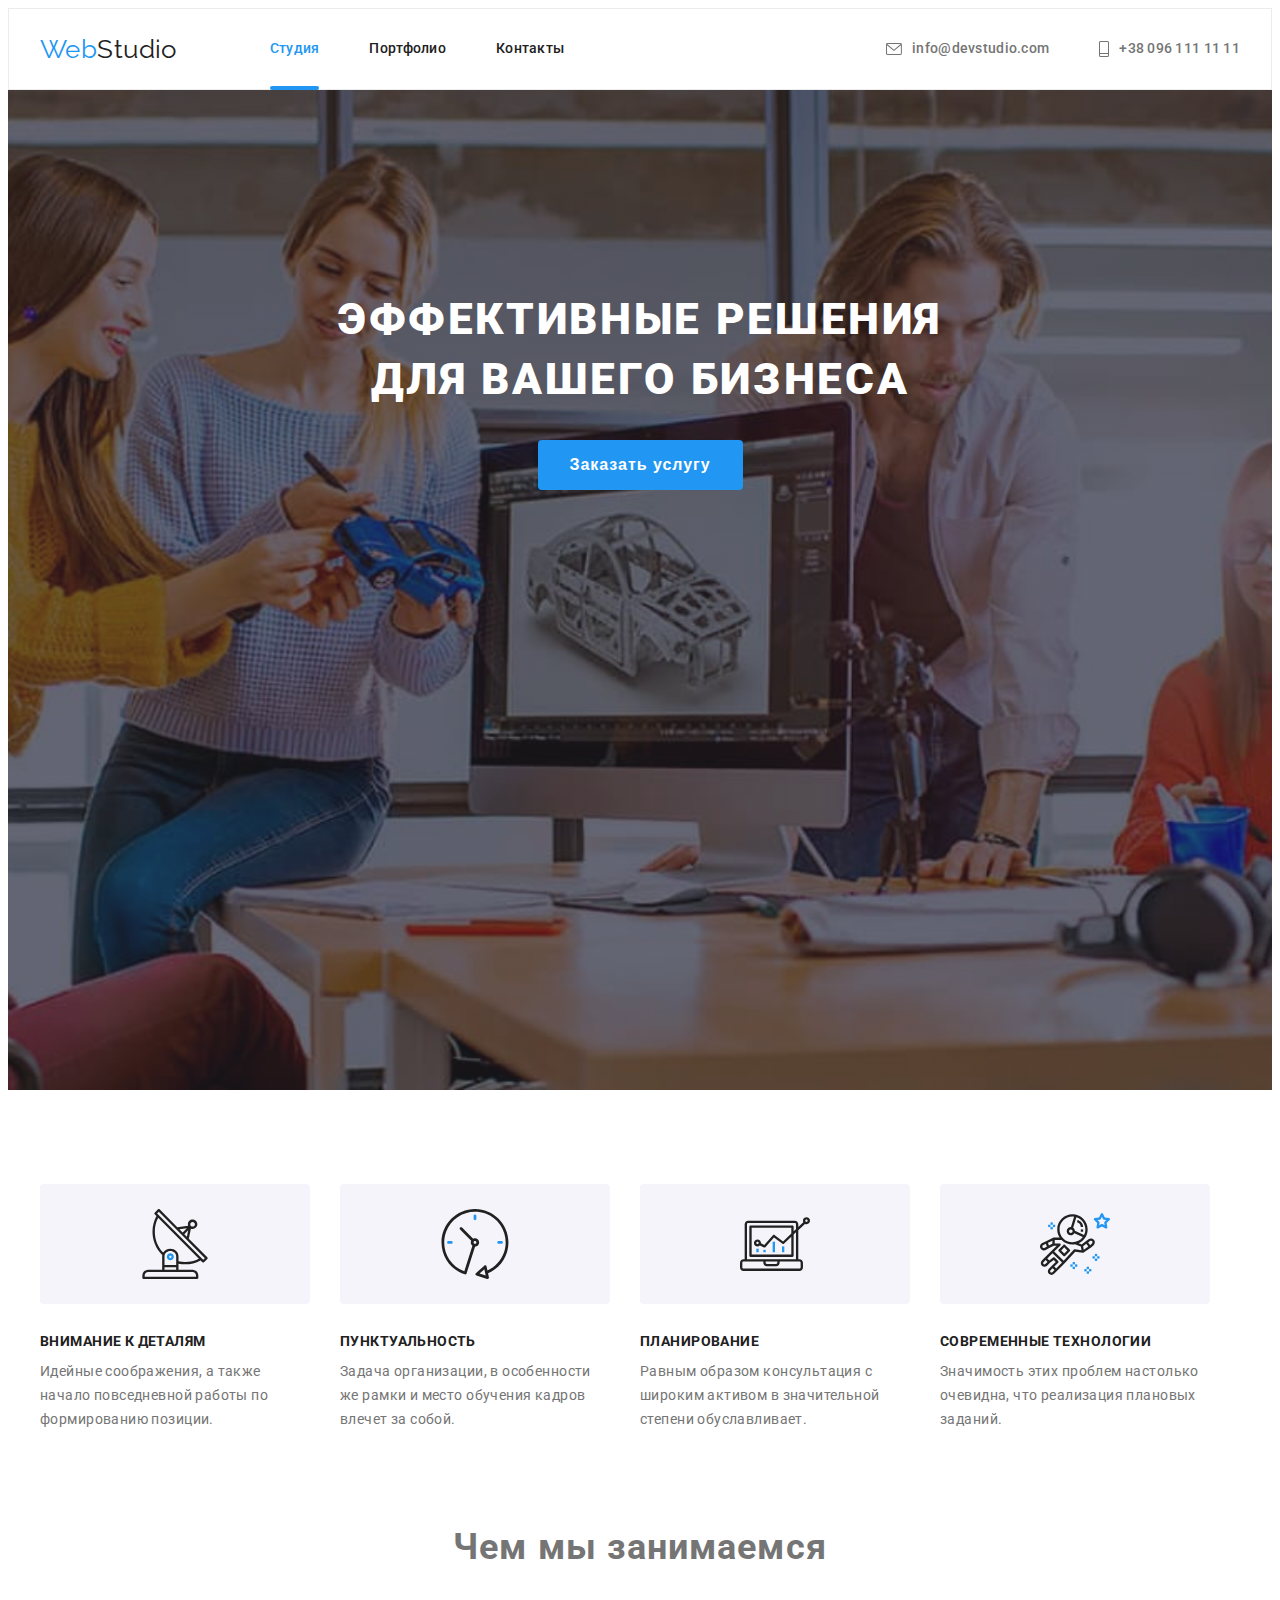
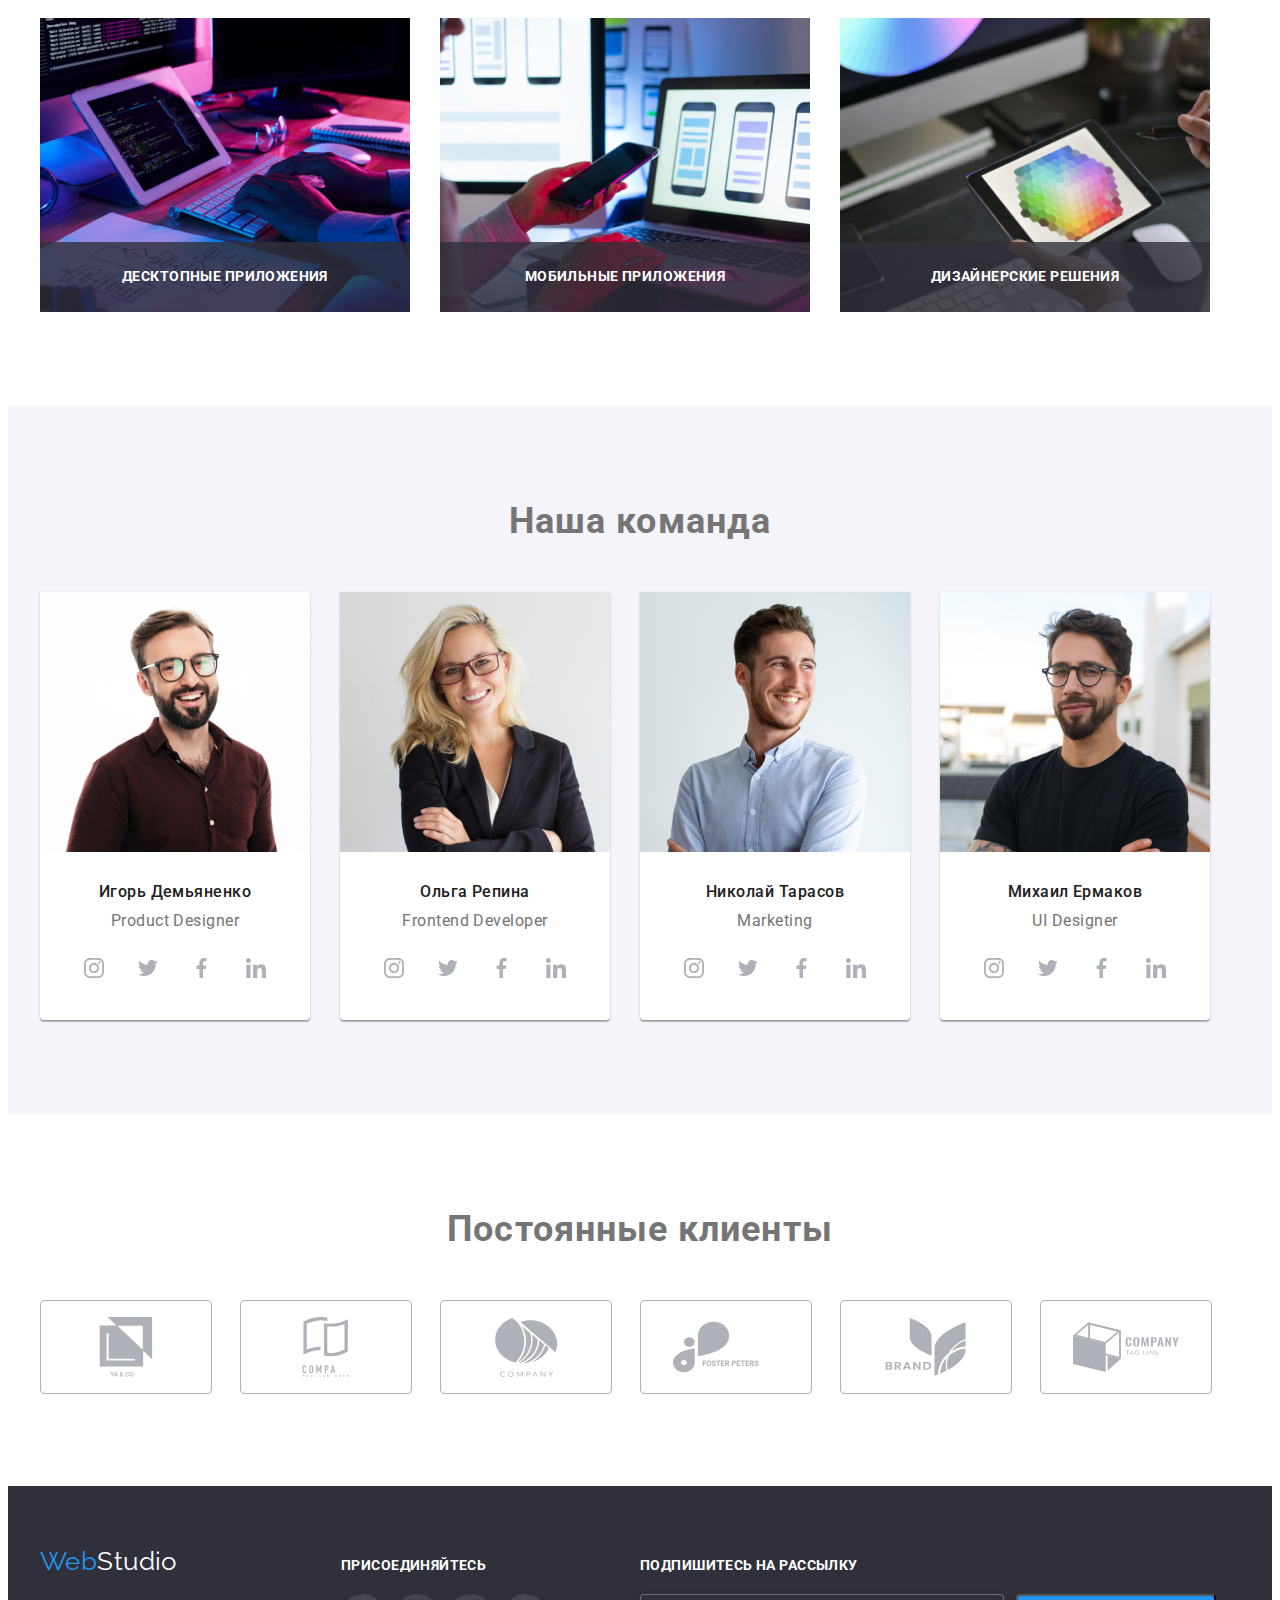
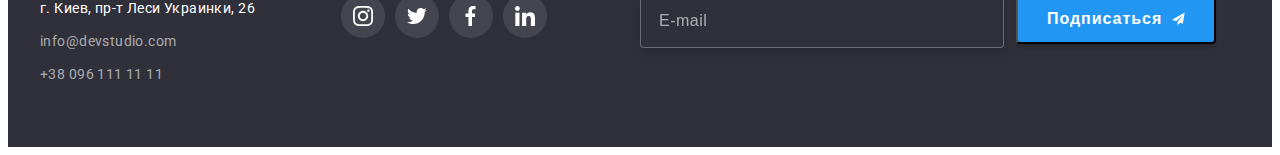
<file: index.html>
<!DOCTYPE html>
<html lang="ru">

<head>
    <meta charset="UTF-8" />
    <meta name="viewport" content="width=device-width, initial-scale=1.0" />
    <title>Studio</title>
    <link rel="stylesheet" href="https://cdnjs.cloudflare.com/ajax/libs/modern-normalize/1.1.0/modern-normalize.min.css"
        integrity="sha512-wpPYUAdjBVSE4KJnH1VR1HeZfpl1ub8YT/NKx4PuQ5NmX2tKuGu6U/JRp5y+Y8XG2tV+wKQpNHVUX03MfMFn9Q=="
        crossorigin="anonymous" referrerpolicy="no-referrer" />
    <link href="https://fonts.googleapis.com/css2?family=Raleway:wght@700&family=Roboto:wght@400;500;700;900&display=swap"
        rel="stylesheet">
    <link rel="stylesheet" href="./css/main.min.css"/>
</head>

<body>
    <!-- Шапка сайта -->
    <header class="header">
        <div class="container header__container">
            <nav class="nav">
                <a href="./index.html" class="logo"><span class="logo__web">Web</span>Studio</a>
                <ul class="site-nav">
                    <li class="site-nav__item"><a href="./index.html" class="site-nav__link site-nav__link--current">Студия</a></li>
                    <li class="site-nav__item"><a href="./portfolio.html" class="site-nav__link">Портфолио</a></li>
                    <li class="site-nav__item"><a href="" class="site-nav__link">Контакты</a></li>
                </ul>
            </nav>
            <ul class="contacts-nav">
                <li class="contacts-nav__item"><a href="mailto:info@devstudio.com" class="contacts-nav__link">
                        <svg class="contacts-nav__icon" width="16" height="12">
                            <use href="./img/symbol-defs.svg#icon-mail"></use>
                        </svg>info@devstudio.com</a></li>
                <li class="contacts-nav__item"><a href="tel:+380961111111" class="contacts-nav__link">
                        <svg class="contacts-nav__icon" width="10" height="16">
                            <use href="./img/symbol-defs.svg#icon-tel"></use>
                        </svg>+38 096 111 11 11</a></li>
            </ul>
        </div>
    </header>
            <main>
                <!-- Герой -->
                <section class="hero">
                    <div class="container">
                        <h1 class="hero__title">Эффективные решения для вашего бизнеса</h1>
                        <button type="button" class="hero__button" data-modal-open>Заказать услугу</button>
                        <div class="backdrop is-hidden" data-modal>
                            <div class="modal">                                
                                    <button class="modal__button-close" data-modal-close><svg class="modal__icon" width="11" height="11">
                                            <use href="./img/symbol-defs.svg#icon-Vector"></use>
                                        </svg></button>                                
                                <form action="#" class="form">
                                    <p class="form__title">Оставьте свои данные, мы вам перезвоним</p>
                                        <label class="form__field">
                                            <span class="form__name">Имя</span>                                            
                                            <input class="form__input" type="text" name="name"/>
                                            <svg class="form__icon" width="18" height="18">
                                                <use href="./img/symbol-defs.svg#icon-person-black"></use>
                                            </svg>
                                        </label>                                  
                                        <label class="form__field">
                                            <span class="form__name">Телефон</span>
                                            <input class="form__input" type="tel" name="tel" />
                                            <svg class="form__icon" width="18" height="18">
                                                <use href="./img/symbol-defs.svg#icon-blacktel"></use>
                                            </svg>
                                        </label>                                                                       
                                        <label class="form__field">
                                            <span class="form__name">Почта</span>                                            
                                            <input class="form__input" type="email" name="email" />
                                            <svg class="form__icon" width="18" height="18">
                                                <use href="./img/symbol-defs.svg#icon-blackmail"></use>
                                            </svg>
                                        </label>                                
                                        <label class="form__comment">
                                            <span class="form__name">Комментарий</span>
                                            <textarea class="form__textarea" name="comment" placeholder="Введите текст"></textarea>
                                        </label>                                   
                                        <label class="form__check">
                                            <input class="form__checkbox" type="checkbox" name="policy" />
                                            <span class="form__icon-check"></span>
                                            <span>Соглашаюсь с рассылкой и принимаю <a href="" class="form__contract">Условия договора</a></span>
                                        </label>
                                                                
                                    <button type="submit" class="form__button">Отправить</button>
                                </form>                           
                            </div>
                        </div>
                        </div>
                    </div>
                </section>
                <!-- Преимущества -->
                <section class="section">
                    <div class="container">
                        <h2 class="visually-hidden">Преимущества</h2>
                        <ul class="advantages">
                            <li class= "advantages__item">
                                <div class="advantages__box">
                                    <svg class="advantages__icon">
                                        <use href="./img/symbol-defs.svg#icon-antenna"></use>
                                    </svg>
                                </div>
                                <h3 class="advantages__title">Внимание к деталям</h3>
                                <p>
                                    Идейные соображения, а также начало повседневной работы по формированию позиции.
                                </p>
                            </li>
                            <li class= "advantages__item">
                                <div class="advantages__box">
                                    <svg class="advantages__icon">
                                        <use href="./img/symbol-defs.svg#icon-clock"></use>
                                    </svg>
                                </div>
                                <h3 class="advantages__title">Пунктуальность</h3>
                                <p>
                                    Задача организации, в особенности же рамки и место обучения кадров влечет за собой.
                                </p>
                            </li>
                            <li class= "advantages__item">
                                <div class="advantages__box">
                                    <svg class="advantages__icon">
                                        <use href="./img/symbol-defs.svg#icon-diagram"></use>
                                    </svg>
                                </div>
                                <h3 class="advantages__title">Планирование</h3>
                                <p>
                                    Равным образом консультация с широким активом в значительной степени обуславливает.
                                </p>
                            </li>
                            <li class= "advantages__item">
                                <div class="advantages__box">
                                    <svg class="advantages__icon">
                                        <use href="./img/symbol-defs.svg#icon-astronaut"></use>
                                    </svg>
                                </div>
                                <h3 class="advantages__title">Современные технологии</h3>
                                <p>
                                    Значимость этих проблем настолько очевидна, что реализация плановых заданий.
                                </p>
                            </li>
                        </ul>
                    </div>
                </section>
                <!-- Примеры работ -->
                <section class="section section--no-padding-top">
                    <div class="container">
                        <h2 class="section__title">Чем мы занимаемся</h2>
                        <ul class="work">
                            <li class="work__item">
                                <img src="./img/img.jpg" alt="Компьютер" width="370" />
                                <div class="work__box">
                                    <p class="work__text">Десктопные приложения</p>
                                </div>
                            </li>
                            <li class="work__item">
                                <img src="./img/img(1).jpg" alt="Телефон" width="370" />
                                <div class="work__box">
                                    <p class="work__text">Мобильные приложения</p>
                                </div>
                            </li>
                            <li class="work__item">
                                <img src="./img/img(2).jpg" alt="Планшет" width="370" />
                                <div class="work__box">
                                    <p class="work__text">Дизайнерские решения</p>
                                </div>
                            </li>
                        </ul>
                    </div>
                </section>
                <!-- Наша команда -->
                <section class="section team__section">
                    <div class="container">
                        <h2 class="section__title">Наша команда</h2>
                        <ul class="team">
                            <li class="team__item">
                                <img src="./img/img(3).jpg" alt="Игорь Демьяненко" width="270" />
                                <div class="team__box">
                                    <h3 class="team__title">Игорь Демьяненко</h3>
                                    <p class="team__text">Product Designer</p>
                                    <ul class="team-icons">
                                        <li class="team-icons__item">
                                            <a href="" class="team-icons__link"><svg class="team-icons__svg" width="20" height="20">
                                                <use href="./img/symbol-defs.svg#icon-instagram"></use>
                                            </svg></a>
                                        </li>
                                        <li class="team-icons__item">
                                            <a href="" class="team-icons__link"><svg class="team-icons__svg" width="20" height="20">
                                                    <use href="./img/symbol-defs.svg#icon-twitter"></use>
                                                </svg></a>
                                        </li>
                                        <li class="team-icons__item">
                                            <a href="" class="team-icons__link"><svg class="team-icons__svg" width="20" height="20">
                                                    <use href="./img/symbol-defs.svg#icon-facebook"></use>
                                                </svg></a>
                                        </li>
                                        <li class="team-icons__item">
                                            <a href="" class="team-icons__link"><svg class="team-icons__svg" width="20" height="20">
                                                    <use href="./img/symbol-defs.svg#icon-linkedin"></use>
                                                </svg></a>
                                        </li>
                                    </ul>
                                </div>
                            </li>
                            <li class="team__item">
                                <img src="./img/img(4).jpg" alt="Ольга Репина" width="270" />
                                <div class="team__box">
                                    <h3 class="team__title">Ольга Репина</h3>
                                    <p class="team__text">Frontend Developer</p>
                                    <ul class="team-icons">
                                        <li class="team-icons__item">
                                            <a href="" class="team-icons__link"><svg class="team-icons__svg" width="20" height="20">
                                                    <use href="./img/symbol-defs.svg#icon-instagram"></use>
                                                </svg></a>
                                        </li>
                                        <li class="team-icons__item">
                                            <a href="" class="team-icons__link"><svg class="team-icons__svg" width="20" height="20">
                                                    <use href="./img/symbol-defs.svg#icon-twitter"></use>
                                                </svg></a>
                                        </li>
                                        <li class="team-icons__item">
                                            <a href="" class="team-icons__link"><svg class="team-icons__svg" width="20" height="20">
                                                    <use href="./img/symbol-defs.svg#icon-facebook"></use>
                                                </svg></a>
                                        </li>
                                        <li class="team-icons__item">
                                            <a href="" class="team-icons__link"><svg class="team-icons__svg" width="20" height="20">
                                                    <use href="./img/symbol-defs.svg#icon-linkedin"></use>
                                                </svg></a>
                                        </li>
                                    </ul>
                                </div>
                            </li>
                            <li class="team__item">
                                <img src="./img/img(5).jpg" alt="Николай Тарасов" width="270" />
                                <div class="team__box">
                                    <h3 class="team__title">Николай Тарасов</h3>
                                    <p class="team__text">Marketing</p>
                                    <ul class="team-icons">
                                        <li class="team-icons__item">
                                            <a href="" class="team-icons__link"><svg class="team-icons__svg" width="20" height="20">
                                                    <use href="./img/symbol-defs.svg#icon-instagram"></use>
                                                </svg></a>
                                        </li>
                                        <li class="team-icons__item">
                                            <a href="" class="team-icons__link"><svg class="team-icons__svg" width="20" height="20">
                                                    <use href="./img/symbol-defs.svg#icon-twitter"></use>
                                                </svg></a>
                                        </li>
                                        <li class="team-icons__item">
                                            <a href="" class="team-icons__link"><svg class="team-icons__svg" width="20" height="20">
                                                    <use href="./img/symbol-defs.svg#icon-facebook"></use>
                                                </svg></a>
                                        </li>
                                        <li class="team-icons__item">
                                            <a href="" class="team-icons__link"><svg class="team-icons__svg" width="20" height="20">
                                                    <use href="./img/symbol-defs.svg#icon-linkedin"></use>
                                                </svg></a>
                                        </li>
                                    </ul>
                                </div>
                            </li>
                            <li class="team__item">
                                <img src="./img/img(6).jpg" alt="Михаил Ермаков" width="270" />
                                <div class="team__box">
                                    <h3 class="team__title">Михаил Ермаков</h3>
                                    <p class="team__text">UI Designer</p>
                                    <ul class="team-icons">
                                        <li class="team-icons__item">
                                            <a href="" class="team-icons__link"><svg class="team-icons__svg" width="20" height="20">
                                                    <use href="./img/symbol-defs.svg#icon-instagram"></use>
                                                </svg></a>
                                        </li>
                                        <li class="team-icons__item">
                                            <a href="" class="team-icons__link"><svg class="team-icons__svg" width="20" height="20">
                                                    <use href="./img/symbol-defs.svg#icon-twitter"></use>
                                                </svg></a>
                                        </li>
                                        <li class="team-icons__item">
                                            <a href="" class="team-icons__link"><svg class="team-icons__svg" width="20" height="20">
                                                    <use href="./img/symbol-defs.svg#icon-facebook"></use>
                                                </svg></a>
                                        </li>
                                        <li class="team-icons__item">
                                            <a href="" class="team-icons__link"><svg class="team-icons__svg" width="20" height="20">
                                                    <use href="./img/symbol-defs.svg#icon-linkedin"></use>
                                                </svg></a>
                                        </li>
                                    </ul>
                                </div>
                            </li>
                        </ul>
                    </div>
                </section>
                <!--Постоянные клиенты-->
                <section class="section">
                    <div class="container">
                        <h2 class="section__title">Постоянные клиенты</h2>
                        <ul class="clients">
                            <li class="clients__item">
                                <a href="" class="clients__link"><svg class="clients__icon" width="106" height="60">
                                        <use href="./img/symbol-defs.svg#icon-company1"></use>
                                    </svg></a>
                            </li>
                            <li class="clients__item">
                                <a href="" class="clients__link"><svg class="clients__icon" width="106" height="60">
                                        <use href="./img/symbol-defs.svg#icon-company2"></use>
                                    </svg></a>
                            </li>
                            <li class="clients__item">
                                <a href="" class="clients__link"><svg class="clients__icon" width="106" height="60">
                                        <use href="./img/symbol-defs.svg#icon-company3"></use>
                                    </svg></a>
                            </li>
                            <li class="clients__item">
                                <a href="" class="clients__link"><svg class="clients__icon" width="106" height="60">
                                        <use href="./img/symbol-defs.svg#icon-company4"></use>
                                    </svg></a>
                            </li>
                            <li class="clients__item">
                                <a href="" class="clients__link"><svg class="clients__icon" width="106" height="60">
                                        <use href="./img/symbol-defs.svg#icon-company5"></use>
                                    </svg></a>
                            </li>
                            <li class="clients__item">
                                <a href="" class="clients__link"><svg class="clients__icon" width="106" height="60">
                                        <use href="./img/symbol-defs.svg#icon-company6"></use>
                                    </svg></a>
                            </li>
                        </ul>
                    </div>
                </section>
            </main>
            <!-- Футер -->
            <footer>
                <div class="container footer__container">
                    <div class="address">
                        <a href="./index.html" class="logo__footer"><span class="logo__web">Web</span>Studio</a>
                        <address>
                            <ul>
                                <li><a href="https://goo.gl/maps/Y731SHwb4K6uivzs8" target="_blank" rel="noreferrer noopener"
                                        class="address__map">г. Киев, пр-т Леси Украинки, 26</a></li>
                                <li class="address__item"><a href="mailto:info@devstudio.com"
                                        class="address__link">info@devstudio.com</a>
                                </li>
                                <li class="address__item"><a href="tel:+380961111111" class="address__link">+38 096 111 11 11</a>
                                </li>
                            </ul>
                        </address>
                    </div>
                    <div>
                        <h3 class="footer__title">Присоединяйтесь</h3>
                        <ul class="join__set">
                            <li class="join__item">
                                <a href="" class="join__link"><svg class="join__svg" width="20" height="20">
                                        <use href="./img/symbol-defs.svg#icon-instagram"></use>
                                    </svg></a>
                            </li>
                            <li class="join__item">
                                <a href="" class="join__link"><svg class="join__svg" width="20" height="20">
                                        <use href="./img/symbol-defs.svg#icon-twitter"></use>
                                    </svg></a>
                            </li>
                            <li class="join__item">
                                <a href="" class="join__link"><svg class="join__svg" width="20" height="20">
                                        <use href="./img/symbol-defs.svg#icon-facebook"></use>
                                    </svg></a>
                            </li>
                            <li class="join__item">
                                <a href="" class="join__link"><svg class="join__svg" width="20" height="20">
                                        <use href="./img/symbol-defs.svg#icon-linkedin"></use>
                                    </svg></a>
                            </li>
                        </ul>
                    </div>
                    <div class="subscription">
                        <h3 class="footer__title">Подпишитесь на рассылку</h3>
                        <form class="subscription__form">
                            <label>
                                <input type="email" name="email" placeholder="E-mail" />
                            </label>
                            <button type="submit" class="subscription__button">Подписаться <svg class="subscription__svg" width="24"
                                    height="24">
                                    <use href="./img/symbol-defs.svg#icon-send"></use>
                                </svg></button>
                        </form>
                    </div>
                </div>
            </footer>
    <script src="./js/modal.js"></script>
</body>
</html>
</file>
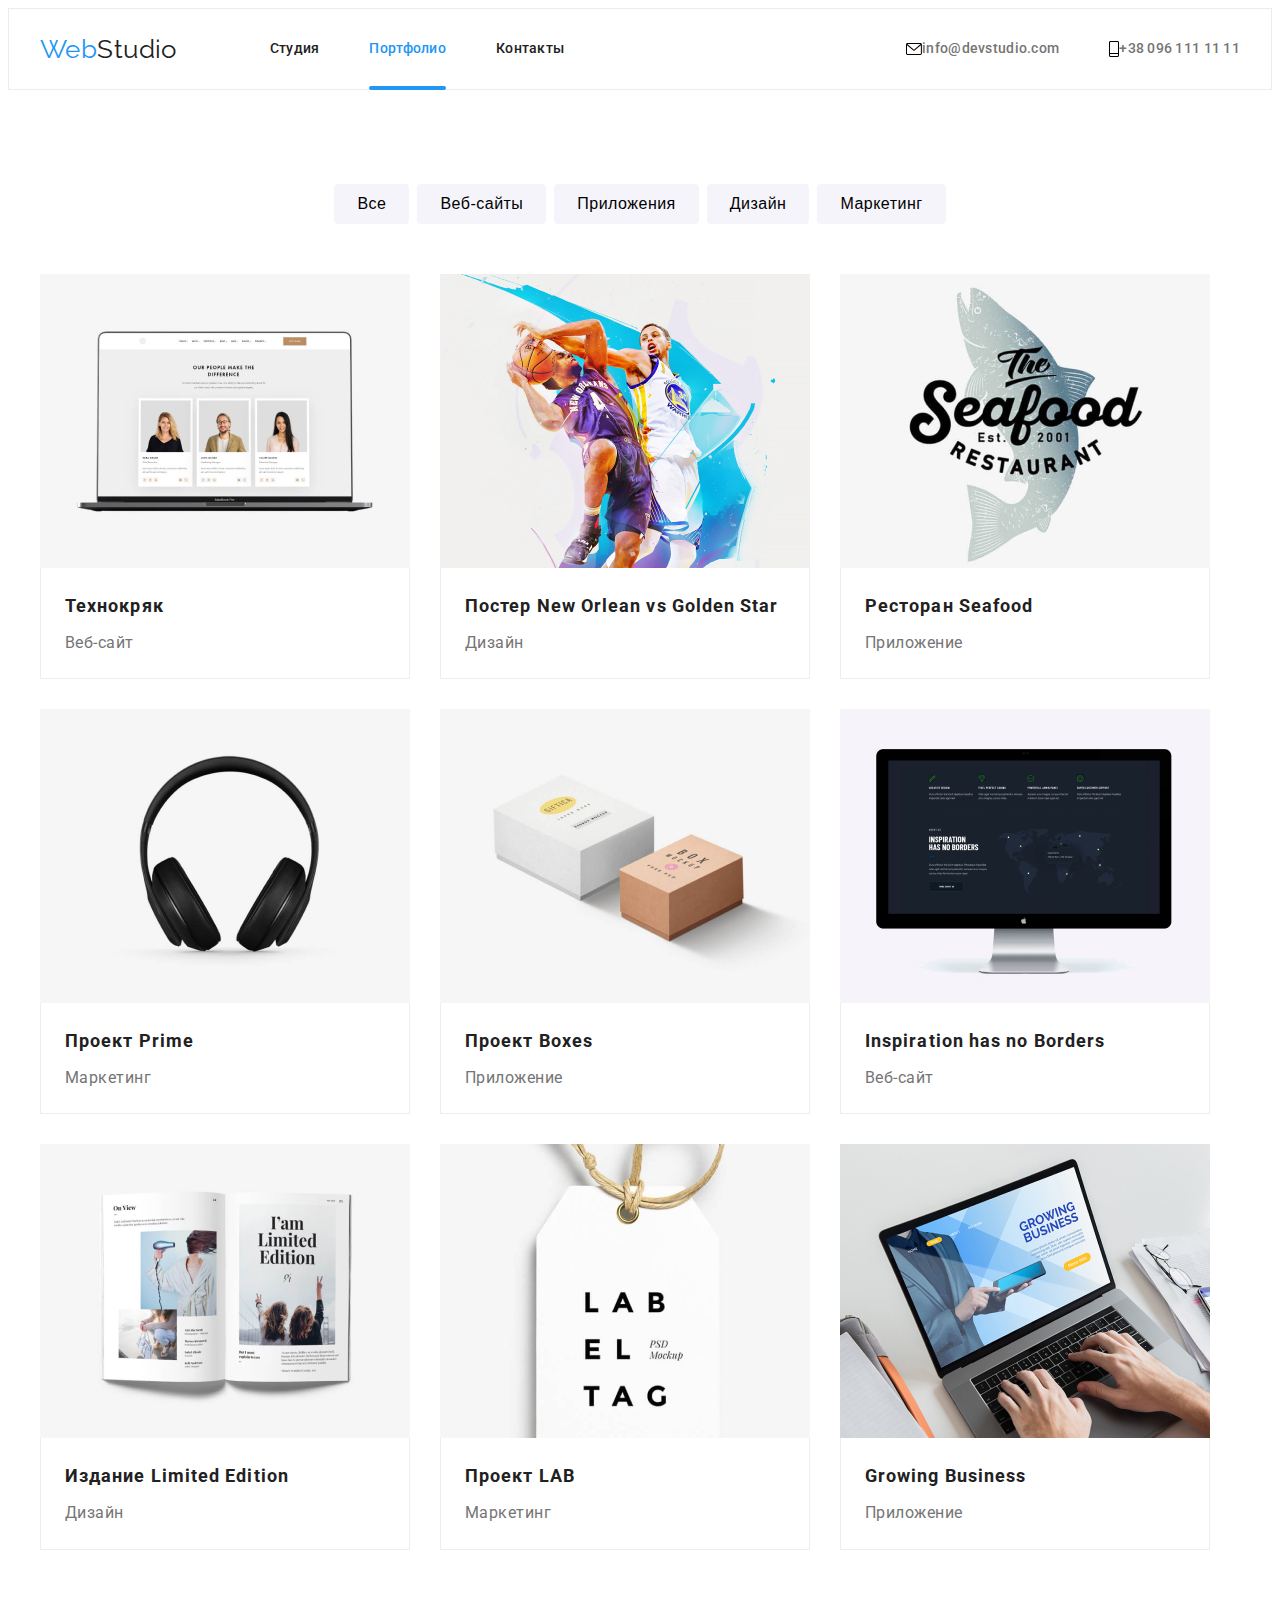
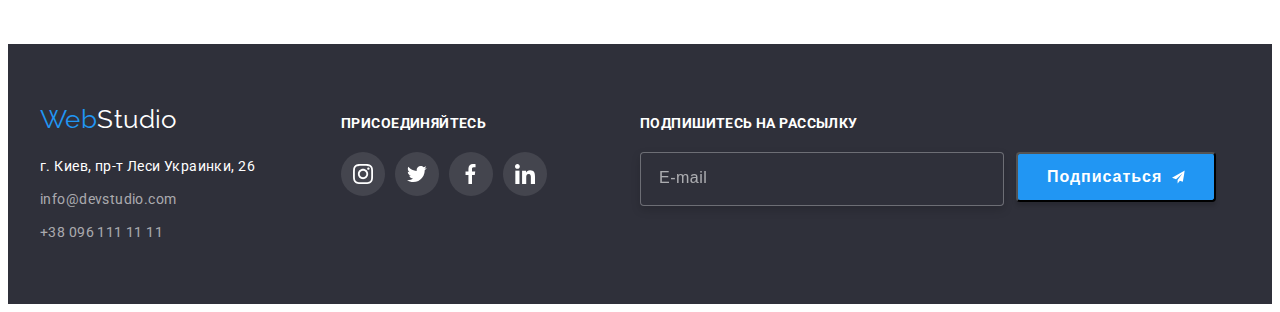
<file: portfolio.html>
<!DOCTYPE html>
<html lang="ru">

<head>
    <meta charset="UTF-8" />
    <meta name="viewport" content="width=device-width, initial-scale=1.0" />
    <title>Studio</title>
    <link rel="stylesheet" href="https://cdnjs.cloudflare.com/ajax/libs/modern-normalize/1.1.0/modern-normalize.min.css"
        integrity="sha512-wpPYUAdjBVSE4KJnH1VR1HeZfpl1ub8YT/NKx4PuQ5NmX2tKuGu6U/JRp5y+Y8XG2tV+wKQpNHVUX03MfMFn9Q=="
        crossorigin="anonymous" referrerpolicy="no-referrer" />
    <link href="https://fonts.googleapis.com/css2?family=Raleway:wght@700&family=Roboto:wght@400;500;700;900&display=swap"
        rel="stylesheet">
            <link rel="stylesheet" href="./css/main.min.css" />
</head>

<body>
    <!-- Шапка сайта -->
    <header class="header">
        <div class="container header__container">
            <nav class="nav">
                <a href="./index.html" class="logo"><span class="logo__web">Web</span>Studio</a>
                <ul class="site-nav">
                    <li class="site-nav__item"><a href="./index.html" class="site-nav__link">Студия</a></li>
                    <li class="site-nav__item"><a href="./portfolio.html" class="site-nav__link site-nav__link--current">Портфолио</a></li>
                    <li class="site-nav__item"><a href="" class="site-nav__link">Контакты</a></li>
                </ul>
            </nav>
            <ul class="contacts-nav">
                <li class="contacts-nav__item"><a href="mailto:info@devstudio.com" class="contacts-nav__link">
                        <svg class="icon-mail" width="16" height="12">
                            <use href="./img/symbol-defs.svg#icon-mail"></use>
                        </svg>info@devstudio.com</a></li>
                <li class="contacts-nav__item"><a href="tel:+380961111111" class="contacts-nav__link">
                        <svg class="icon-tel" width="10" height="16">
                            <use href="./img/symbol-defs.svg#icon-tel"></use>
                        </svg>+38 096 111 11 11</a></li>
            </ul>
        </div>
    </header>
    <main>
        <!-- Услуги -->
        <section class="section">
            <div class="container">
                <h1 class="visually-hidden">Услуги</h1>
                <ul class="services">
                    <li class="services__item"><button type="button" class="services__button">Все</button></li>
                    <li class="services__item"><button type="button" class="services__button">Веб-сайты</button></li>
                    <li class="services__item"><button type="button" class="services__button">Приложения</button></li>
                    <li class="services__item"><button type="button" class="services__button">Дизайн</button></li>
                    <li class="services__item"><button type="button" class="services__button">Маркетинг</button></li>
                </ul>
                <!-- Проэкты -->
                <ul class="projects">
                    <li class="projects__item">
                        <a href="" class="projects__link">
                            <div class="project__overlay">
                                <img src="./img/Tehno.jpg" alt="Технокряк" width="370" />
                                <div class="projects__actions">
                                    <p class="project__text">Технокряк это современная площадка распространения коронавируса. Компании используют эту
                                        платформу для цифрового
                                        шпионажа и атак на защищённые сервера конкурентов.</p>
                                </div>
                            </div>
                            <div class="projects__title">
                                <h2 class="projects__name">Технокряк</h2>
                                <p class="projects__service">Веб-сайт</p>
                            </div>
                        </a>
                    </li>
                    <li class="projects__item">
                        <a href="" class="projects__link">
                            <div class="project__overlay">
                                <img src="./img/New-Orlean.jpg" alt="Постер New Orlean vs Golden Star" width="370" />
                                <div class="projects__actions">
                                    <p class="project__text">Технокряк это современная площадка распространения коронавируса. Компании используют эту
                                        платформу для цифрового
                                        шпионажа и атак на защищённые сервера конкурентов.</p>
                                </div>
                            </div>
                            <div class="projects__title">
                                <h2 class="projects__name">Постер New Orlean vs Golden Star</h2>
                                <p class="projects__service">Дизайн</p>
                            </div>
                        </a>
                    </li>
                    <li class="projects__item">
                        <a href="" class="projects__link">
                            <div class="project__overlay">
                                <img src="./img/Seafood.jpg" alt="Ресторан Seafood" width="370" />
                                <div class="projects__actions">
                                    <p class="project__text">Технокряк это современная площадка распространения коронавируса. Компании используют эту
                                        платформу для цифрового
                                        шпионажа и атак на защищённые сервера конкурентов.</p>
                                </div>
                            </div>
                            <div class="projects__title">
                                <h2 class="projects__name">Ресторан Seafood</h2>
                                <p class="projects__service">Приложение</p>
                            </div>
                        </a>
                    </li>
                    <li class="projects__item">
                        <a href="" class="projects__link">
                            <div class="project__overlay">
                                <img src="./img/Prime.jpg" alt="Проект Prime" width="370" />
                                <div class="projects__actions">
                                    <p class="project__text">Технокряк это современная площадка распространения коронавируса. Компании используют эту
                                        платформу для цифрового
                                        шпионажа и атак на защищённые сервера конкурентов.</p>
                                </div>
                            </div>
                            <div class="projects__title">
                                <h2 class="projects__name">Проект Prime</h2>
                                <p class="projects__service">Маркетинг</p>
                            </div>
                        </a>
                    </li>
                    <li class="projects__item">
                        <a href="" class="projects__link">
                            <div class="project__overlay">
                                <img src="./img/Boxes.jpg" alt="Проект Boxes" width="370" />
                                <div class="projects__actions">
                                    <p class="project__text">Технокряк это современная площадка распространения коронавируса. Компании используют эту
                                        платформу для цифрового
                                        шпионажа и атак на защищённые сервера конкурентов.</p>
                                </div>
                            </div>
                            <div class="projects__title">
                                <h2 class="projects__name">Проект Boxes</h2>
                                <p class="projects__service">Приложение</p>
                            </div>
                        </a>
                    </li>
                    <li class="projects__item">
                        <a href="" class="projects__link">
                            <div class="project__overlay">
                                <img src="./img/no-Borders.jpg" alt="Inspiration has no Borders" width="370" />
                                <div class="projects__actions">
                                    <p class="project__text">Технокряк это современная площадка распространения коронавируса. Компании используют эту
                                        платформу для цифрового
                                        шпионажа и атак на защищённые сервера конкурентов.</p>
                                </div>
                            </div>
                            <div class="projects__title">
                                <h2 class="projects__name">Inspiration has no Borders</h2>
                                <p class="projects__service">Веб-сайт</p>
                            </div>
                        </a>
                    </li>
                    <li class="projects__item">
                        <a href="" class="projects__link">
                            <div class="project__overlay">
                                <img src="./img/Limited-Edition.jpg" alt="Издание Limited Edition" width="370" />
                                <div class="projects__actions">
                                    <p class="project__text">Технокряк это современная площадка распространения коронавируса. Компании используют эту
                                        платформу для цифрового
                                        шпионажа и атак на защищённые сервера конкурентов.</p>
                                </div>
                            </div>
                            <div class="projects__title">
                                <h2 class="projects__name">Издание Limited Edition</h2>
                                <p class="projects__service">Дизайн</p>
                            </div>
                        </a>
                    </li>
                    <li class="projects__item">
                        <a href="" class="projects__link">
                            <div class="project__overlay">
                                <img src="./img/LAB.jpg" alt="Проект LAB" width="370" />
                                <div class="projects__actions">
                                    <p class="project__text">Технокряк это современная площадка распространения коронавируса. Компании используют эту
                                        платформу для цифрового
                                        шпионажа и атак на защищённые сервера конкурентов.</p>
                                </div>
                            </div>
                            <div class="projects__title">
                                <h2 class="projects__name">Проект LAB</h2>
                                <p class="projects__service">Маркетинг</p>
                            </div>
                        </a>
                    </li>
                    <li class="projects__item">
                        <a href="" class="projects__link">
                            <div class="project__overlay">
                                <img src="./img/GrowingBusiness.jpg" alt="Growing Business" width="370" />
                                <div class="projects__actions">
                                    <p class="project__text">Технокряк это современная площадка распространения коронавируса. Компании используют эту
                                        платформу для цифрового
                                        шпионажа и атак на защищённые сервера конкурентов.</p>
                                </div>
                            </div>
                            <div class="projects__title">
                                <h2 class="projects__name">Growing Business</h2>
                                <p class="projects__service">Приложение</p>
                            </div>
                        </a>
                    </li>
                </ul>
            </div>
        </section>
    </main>
    <!-- Футер -->
    <footer>
        <div class="container footer__container">
            <div class="address">
                <a href="./index.html" class="logo__footer"><span class="logo__web">Web</span>Studio</a>
                <address>
                    <ul>
                        <li><a href="https://goo.gl/maps/Y731SHwb4K6uivzs8" target="_blank"
                                rel="noreferrer noopener" class="address__map">г. Киев, пр-т Леси Украинки, 26</a></li>
                        <li class="address__item"><a href="mailto:info@devstudio.com" class="address__link">info@devstudio.com</a>
                        </li>
                        <li class="address__item"><a href="tel:+380961111111" class="address__link">+38 096 111 11 11</a></li>
                    </ul>
                </address>
            </div>
            <div>
                <h3 class="footer__title">Присоединяйтесь</h3>
                <ul class="join__set">
                    <li class="join__item">
                        <a href="" class="join__link"><svg class="join__svg" width="20" height="20">
                                <use href="./img/symbol-defs.svg#icon-instagram"></use>
                            </svg></a>
                    </li>
                    <li class="join__item">
                        <a href="" class="join__link"><svg class="join__svg" width="20" height="20">
                                <use href="./img/symbol-defs.svg#icon-twitter"></use>
                            </svg></a>
                    </li>
                    <li class="join__item">
                        <a href="" class="join__link"><svg class="join__svg" width="20" height="20">
                                <use href="./img/symbol-defs.svg#icon-facebook"></use>
                            </svg></a>
                    </li>
                    <li class="join__item">
                        <a href="" class="join__link"><svg class="join__svg" width="20" height="20">
                                <use href="./img/symbol-defs.svg#icon-linkedin"></use>
                            </svg></a>
                    </li>
                </ul>
            </div>
            <div class="subscription">
                <h3 class="footer__title">Подпишитесь на рассылку</h3>
                <form class="subscription__form">
                    <label>
                        <input type="email" name="email" placeholder="E-mail" />
                    </label>
                    <button type="submit" class="subscription__button">Подписаться <svg class="subscription__svg" width="24" height="24">
                            <use href="./img/symbol-defs.svg#icon-send"></use>
                        </svg></button>
                </form>
            </div>
        </div>
    </footer>

</body>

</html>
</file>
<file: css/main.min.css>
body{color:#757575;background:#fff;font-family:Roboto, sans-serif;letter-spacing:0.03em;font-size:14px;line-height:1.71}.container{width:1200px;padding-left:15px;padding-right:15px;margin-right:auto;margin-left:auto}.section{padding-top:94px;padding-bottom:94px}.section__title{color:var(--title-text-color);font-weight:700;font-size:36px;line-height:1.17;text-align:center;letter-spacing:0.03em;margin-top:0;margin-bottom:50px}.section--no-padding-top{padding-top:0}.visually-hidden{position:absolute;white-space:nowrap;width:1px;height:1px;overflow:hidden;border:0;padding:0;clip:rect(0 0 0 0);clip-path:inset(50%);margin:-1px}ul{list-style:none;padding:0;margin:0}p{margin:0}a{text-decoration:none}img{display:block;max-width:100%;height:auto}.backdrop{opacity:1;position:fixed;top:0;left:0;width:100%;height:100%;background:rgba(0,0,0,0.2);z-index:5;transition:opacity 250ms cubic-bezier(0.4, 0, 0.2, 1)}.backdrop.is-hidden{opacity:0;pointer-events:none}.modal{position:absolute;top:50%;left:50%;transform:translate(-50%, -50%);width:528px;height:581px;background:#ffffff;box-shadow:0px 1px 3px rgba(0,0,0,0.12),0px 1px 1px rgba(0,0,0,0.14),0px 2px 1px rgba(0,0,0,0.2);border-radius:4px;transition:transform 250ms cubic-bezier(0.4, 0, 0.2, 1)}.modal__button-close{position:absolute;display:flex;align-items:center;justify-content:center;top:8px;right:8px;width:30px;height:30px;color:#000000;background:#ffffff;border:1px solid rgba(0,0,0,0.1);border-radius:50%;cursor:pointer;transition-property:color;transition-duration:250ms;transition-timing-function:cubic-bezier(0.4, 0, 0.2, 1)}.modal__button-close:hover,.modal__button-close:focus{color:#2196f3}.modal__icon{fill:currentColor}header{border:1px solid #ececec}.header__container{display:flex;align-items:center}.nav{display:flex;align-items:center}.site-nav{display:flex;align-items:center;margin-left:93px}.contacts-nav__item:not(:last-child),.site-nav__item:not(:last-child){margin-right:50px}.site-nav__link{display:block;padding-top:32px;padding-bottom:32px;color:#212121;font-weight:500;line-height:1.14;letter-spacing:0.02em;text-decoration:none;transition-property:color;transition-duration:250ms;transition-timing-function:cubic-bezier(0.4, 0, 0.2, 1)}.site-nav__link:hover,.site-nav__link:focus{color:#2196f3}.site-nav__link--current{color:#2196f3;position:relative}.site-nav__link--current::after{content:"";position:absolute;left:0;bottom:-1px;display:block;width:100%;height:4px;background:#2196f3;border-radius:2px}.contacts-nav{display:flex;margin-left:auto}.contacts-nav__link{display:flex;align-items:center;color:#757575;font-weight:500;line-height:1.14;letter-spacing:0.02em;text-decoration:none;transition-property:color;transition-duration:250ms;transition-timing-function:cubic-bezier(0.4, 0, 0.2, 1)}.contacts-nav__link:hover,.contacts-nav__link:focus{color:#2196f3}.contacts-nav__link:not(:last-child){margin-right:50px}.contacts-nav__icon{margin-right:10px;fill:currentcolor}.logo{color:#212121;font-family:Raleway, sans-serif;font-size:26px;line-height:1.19;text-decoration:none}.logo__footer{display:inline-block;margin-bottom:20px;color:#fff;font-family:Raleway, sans-serif;font-size:26px;line-height:1.19;text-decoration:none}.logo__web{color:#2196f3}.hero{background-color:#2f303a;text-align:center;padding:200px 0;max-width:1600px;height:600px;margin-left:auto;margin-right:auto;background-image:linear-gradient(to right, rgba(47,48,58,0.4), rgba(47,48,58,0.4)),url("../img/Img(7).jpg");background-repeat:no-repeat;background-position:center;background-size:cover}.hero__title{color:#fff;font-weight:900;font-size:44px;line-height:1.36;text-align:center;letter-spacing:0.06em;text-transform:uppercase;width:696px;margin:0 auto 30px}.hero__button{border:transparent;color:#fff;background-color:#2196f3;text-decoration:none;font-weight:700;font-size:16px;line-height:1.9;letter-spacing:0.06em;text-align:center;display:inline-block;padding:10px 32px;min-width:200px;border-radius:4px;cursor:pointer}.form{padding:40px}.form__title{margin-top:0;margin-bottom:12px;font-weight:700;font-size:20px;line-height:1.15;text-align:center;letter-spacing:0.03em;color:#212121}.form__field{position:relative;display:flex;flex-direction:column;margin-bottom:10px;color:#212121}.form__name{font-weight:400;font-size:12px;line-height:1.17;letter-spacing:0.01em;color:var(--primery-text-color);margin-right:auto;margin-bottom:4px}.form__input{height:40px;border:1px solid rgba(33,33,33,0.2);border-radius:4px;cursor:pointer;outline:none;padding-right:10px;padding-left:42px;transition-property:color;transition-duration:250ms;transition-timing-function:cubic-bezier(0.4, 0, 0.2, 1)}.form__input:hover,.form__input:focus{border:1px solid #2196f3}.form__icon{position:absolute;top:50%;left:15px;fill:currentcolor;transition-property:color;transition-duration:250ms;transition-timing-function:cubic-bezier(0.4, 0, 0.2, 1)}.form__input:hover ~ .form__icon,.form__input:focus ~ .form__icon{color:#2196f3}textarea{resize:none}.form__textarea{outline:none;transition-property:border;transition-duration:250ms;transition-timing-function:cubic-bezier(0.4, 0, 0.2, 1)}.form__textarea:hover,.form__textarea:focus{border:1px solid #2196f3}.form__comment textarea{margin:0;padding:12px 16px;height:120px;border:1px solid rgba(33,33,33,0.2);border-radius:4px;cursor:pointer}.form__comment textarea::placeholder{font-weight:400;font-size:12px;line-height:1.17;letter-spacing:0.01em;color:rgba(117,117,117,0.5)}.form__comment{display:flex;flex-direction:column;margin-bottom:20px}.form__check{display:flex;justify-content:center;align-items:center}.form__icon-check{display:inline-block;width:16px;height:15px;margin-right:7px;border:2px solid #212121;border-radius:2px}.form__checkbox:checked+.form__icon-check{border:1px solid #2196f3;background-color:#2196f3;background-image:url("../img/check.svg");background-size:contain;background-position:center;background-origin:border-box}.form__checkbox{appearance:none;position:absolute}.form__contract{text-decoration-skip-ink:none;text-decoration:underline;font-weight:400;font-size:14px;line-height:1.71;letter-spacing:0.03em;color:#2196f3}.form__button{border:transparent;display:flex;align-items:center;justify-content:center;margin:30px auto 0;width:200px;height:50px;background:#2196f3;box-shadow:0px 4px 4px rgba(0,0,0,0.15);border-radius:4px;font-weight:700;font-size:16px;line-height:1.88;color:#fff;cursor:pointer}.advantages{display:flex}.advantages__item{width:270px}.advantages__item:not(:last-child){margin-right:30px}.advantages__title{color:#212121;font-weight:700;font-size:14px;line-height:1.14;letter-spacing:0.03em;text-transform:uppercase;margin-top:0;margin-bottom:10px}.advantages__box{display:flex;align-items:center;justify-content:center;width:270px;height:120px;background-color:#f5f4fa;border-radius:4px;margin-bottom:30px}.advantages__icon{width:70px;height:70px}.work{display:flex}.work__item{position:relative}.work__item:not(:last-child){margin-right:30px}.work__box{display:flex;align-items:center;justify-content:center;position:absolute;bottom:0;left:0;width:100%;height:70px;background:rgba(47,48,58,0.8)}.work__text{font-weight:700;font-size:14px;line-height:1.14;letter-spacing:0.03em;text-transform:uppercase;color:#fff}.team{display:flex}.team__title{color:#212121;font-weight:500;font-size:16px;line-height:1.19;letter-spacing:0.03em;margin-top:0;margin-bottom:10px}.team__section{background-color:#f5f4fa}.team__text{font-size:16px;line-height:1.19;letter-spacing:0.03em}.team__item{background-color:#fff;box-shadow:0px 1px 3px rgba(0,0,0,0.12),0px 1px 1px rgba(0,0,0,0.14),0px 2px 1px rgba(0,0,0,0.2);border-radius:0px 0px 4px 4px}.team__item:not(:last-child){margin-right:30px}.team__box{text-align:center;padding-top:30px;padding-bottom:30px}.team-icons{display:flex;justify-content:center;margin-top:16px}.team-icons__item{width:44px;height:44px}.team-icons__item:not(:last-child){margin-right:10px}.team-icons__link{color:#afb1b8;display:flex;width:100%;height:100%;align-items:center;justify-content:center;border-radius:50%;transition-property:color, background-color;transition-duration:250ms, 250ms;transition-timing-function:cubic-bezier(0.4, 0, 0.2, 1),cubic-bezier(0.4, 0, 0.2, 1)}.team-icons__link:hover,.team-icons__link:focus{background-color:#2196f3;color:#fff}.team-icons__svg{fill:currentColor}.team-icons__svg:hover,.team-icons__svg:focus{fill:.team-icons__svg:hover,.team-icons__svg:focus}.clients{display:flex}.clients__item{width:170px;height:92px}.clients__item:not(:last-child){margin-right:30px}.clients__link{color:#afb1b8;display:flex;border:1px solid #afb1b8;border-radius:4px;width:100%;height:100%;align-items:center;justify-content:center;transition-property:color, border;transition-duration:250ms, 250ms;transition-timing-function:cubic-bezier(0.4, 0, 0.2, 1),cubic-bezier(0.4, 0, 0.2, 1)}.clients__link:hover,.clients__link:focus{color:#2196f3;border:1px solid #2196f3}.clients__icon{fill:currentColor}.address__map{color:#fff;text-decoration:none;font-style:normal;transition-property:color;transition-duration:250ms;transition-timing-function:cubic-bezier(0.4, 0, 0.2, 1)}.address__link{color:rgba(255,255,255,0.6);text-decoration:none;font-style:normal;transition-property:color;transition-duration:250ms;transition-timing-function:cubic-bezier(0.4, 0, 0.2, 1)}.address__link:hover,.address__link:focus{color:#2196f3}.address__map:hover,.address__map:focus{color:#2196f3}.address__item{margin-top:9px}.address{margin-right:70px;width:231px}footer{background-color:#2f303a;padding-top:60px;padding-bottom:60px}.footer__container{display:flex;align-items:baseline}.footer__title{margin-top:0;font-weight:700;font-size:14px;line-height:1.14;letter-spacing:0.03em;text-transform:uppercase;color:#ffffff;margin-bottom:20px}.join__set{display:flex;width:206px}.join__item{width:44px;height:44px}.join__item:not(:last-child){margin-right:10px}.join__link{color:#fff;display:flex;width:100%;height:100%;align-items:center;justify-content:center;background:rgba(255,255,255,0.1);border-radius:50%;transition-property:background-color;transition-duration:250ms;transition-timing-function:cubic-bezier(0.4, 0, 0.2, 1)}.join__link:hover,.join__link:focus{background-color:#2196f3}.join__svg{fill:currentColor}.subscription{margin-left:93px}.subscription__form{display:flex}.subscription__form input{width:358px;height:50px;background-color:#2f303a;border:1px solid rgba(255,255,255,0.3);filter:drop-shadow(0px 4px 4px rgba(0,0,0,0.15));border-radius:4px}.subscription__form input::placeholder{font-weight:400;font-size:16px;line-height:1.25;padding-left:16px;display:flex;align-items:center;letter-spacing:0.03em;color:rgba(255,255,255,0.6)}.subscription__button{margin-left:12px;width:200px;height:50px;padding:10px 29px;background:#2196f3;box-shadow:0px 4px 4px rgba(0,0,0,0.15);border-radius:4px;font-weight:bold;font-size:16px;line-height:1.88;display:flex;align-items:center;justify-content:center;letter-spacing:0.06em;color:#ffffff}.subscription__svg{margin-left:10px}.projects{display:flex;flex-wrap:wrap}.projects__item{width:370px;margin-right:30px;margin-bottom:30px}.projects__item:nth-child(n+7){margin-bottom:0}.projects__item:nth-child(3n){margin-right:0}.project__overlay{position:relative;overflow:hidden}.projects__actions{display:inline-block;position:absolute;top:0;left:0;width:100%;height:100%;background-color:rgba(33,150,243,0.9);transform:translateY(100%);transition:transform 250ms cubic-bezier(0.4, 0, 0.2, 1)}.projects__link:hover .projects__actions,.projects__link:focus .projects__actions{transform:translateY(0)}.project__text{position:absolute;display:flex;top:50%;left:50%;transform:translate(-50%, -50%);width:322px;height:168px;font-size:18px;line-height:1.56;letter-spacing:0.03em;color:#fff}.projects__link{display:block}.projects__link:focus,.projects__link:hover{box-shadow:0px 1px 1px rgba(0,0,0,0.12),0px 4px 4px rgba(0,0,0,0.06),1px 4px 6px rgba(0,0,0,0.16)}.projects__title{padding:20px 24px;border-bottom:1px solid #eeeeee;border-right:1px solid #eeeeee;border-left:1px solid #eeeeee}.projects__name{color:#212121;font-weight:700;font-size:18px;line-height:2;letter-spacing:0.06em;margin-top:0;margin-bottom:4px}.projects__service{color:#757575;font-size:16px;line-height:1.9;margin-top:0;letter-spacing:0.03em}.services{margin-bottom:50px;display:flex;justify-content:center}.services__item:not(:last-child){margin-right:8px}.services__button{text-decoration:none;font-weight:500;font-size:16px;line-height:1.6;background:#f5f4fa;letter-spacing:0.03em;display:inline-block;padding:6px 22px;text-align:center;border-radius:4px;border:1px solid transparent;transition-property:color, background-color, box-shadow, cursor;transition-duration:250ms, 250ms, 250ms, 250ms;transition-timing-function:cubic-bezier(0.4, 0, 0.2, 1),cubic-bezier(0.4, 0, 0.2, 1),cubic-bezier(0.4, 0, 0.2, 1),cubic-bezier(0.4, 0, 0.2, 1)}.services__button:hover,.services__button:focus{color:#fff;background-color:#2196f3;box-shadow:0px 3px 1px rgba(0,0,0,0.1),0px 1px 2px rgba(0,0,0,0.08),0px 2px 2px rgba(0,0,0,0.12);cursor:pointer}
/*# sourceMappingURL=main.min.css.map */
</file>
